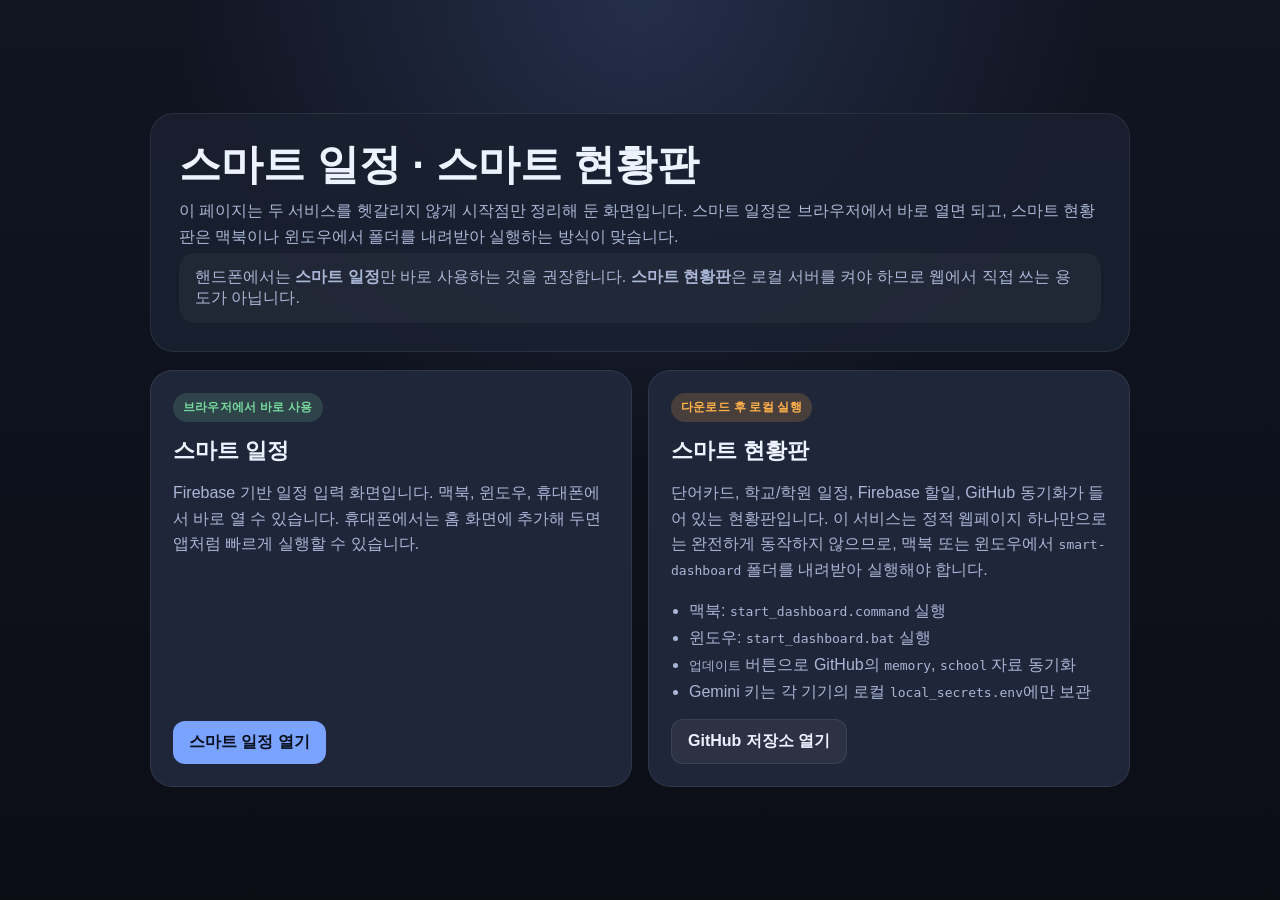
<file: index.html>
<!DOCTYPE html>
<html lang="ko">
<head>
    <meta charset="UTF-8">
    <meta name="viewport" content="width=device-width, initial-scale=1.0">
    <title>스마트 일정 · 스마트 현황판</title>
    <style>
        :root {
            color-scheme: dark;
            --bg: #0f1117;
            --panel: #1a2030;
            --panel-soft: #22293d;
            --text: #edf2ff;
            --sub: #aab6d6;
            --blue: #7aa2ff;
            --amber: #ffb14a;
            --green: #77d89b;
        }

        * { box-sizing: border-box; }
        body {
            margin: 0;
            min-height: 100vh;
            font-family: "Pretendard", "Noto Sans KR", sans-serif;
            background:
                radial-gradient(circle at top, rgba(122, 162, 255, 0.18), transparent 42%),
                linear-gradient(180deg, #111522 0%, #0b0e15 100%);
            color: var(--text);
            display: grid;
            place-items: center;
            padding: 24px;
        }

        main {
            width: min(980px, 100%);
            display: grid;
            gap: 18px;
        }

        .hero {
            background: rgba(26, 32, 48, 0.88);
            border: 1px solid rgba(255, 255, 255, 0.08);
            border-radius: 24px;
            padding: 28px;
        }

        h1 {
            margin: 0 0 10px;
            font-size: clamp(28px, 5vw, 42px);
            line-height: 1.1;
        }

        p {
            margin: 0;
            color: var(--sub);
            line-height: 1.6;
        }

        .grid {
            display: grid;
            grid-template-columns: repeat(auto-fit, minmax(280px, 1fr));
            gap: 16px;
        }

        .card {
            background: rgba(34, 41, 61, 0.92);
            border: 1px solid rgba(255, 255, 255, 0.08);
            border-radius: 22px;
            padding: 22px;
            display: flex;
            flex-direction: column;
            align-items: flex-start;
            gap: 14px;
        }

        .card h2 {
            margin: 0;
            font-size: 22px;
        }

        .badge {
            display: inline-flex;
            align-items: center;
            justify-content: center;
            width: auto;
            max-width: max-content;
            padding: 6px 10px;
            border-radius: 999px;
            font-size: 12px;
            font-weight: 700;
            letter-spacing: 0.02em;
            white-space: nowrap;
            align-self: flex-start;
        }

        .badge-blue { background: rgba(122, 162, 255, 0.18); color: var(--blue); }
        .badge-amber { background: rgba(255, 177, 74, 0.18); color: var(--amber); }
        .badge-green { background: rgba(119, 216, 155, 0.16); color: var(--green); }

        .actions {
            display: flex;
            gap: 10px;
            flex-wrap: wrap;
            align-items: flex-start;
            margin-top: auto;
        }

        .button {
            display: inline-flex;
            align-items: center;
            justify-content: center;
            padding: 11px 16px;
            border-radius: 12px;
            text-decoration: none;
            font-weight: 700;
        }

        .button-primary {
            background: var(--blue);
            color: #08101f;
        }

        .button-secondary {
            background: rgba(255, 255, 255, 0.06);
            color: var(--text);
            border: 1px solid rgba(255, 255, 255, 0.08);
        }

        ul {
            margin: 0;
            padding-left: 18px;
            color: var(--sub);
            line-height: 1.7;
        }

        .notice {
            margin-top: 4px;
            padding: 14px 16px;
            border-radius: 16px;
            background: rgba(255, 255, 255, 0.04);
            color: var(--sub);
        }
    </style>
</head>
<body>
    <main>
        <section class="hero">
            <h1>스마트 일정 · 스마트 현황판</h1>
            <p>이 페이지는 두 서비스를 헷갈리지 않게 시작점만 정리해 둔 화면입니다. 스마트 일정은 브라우저에서 바로 열면 되고, 스마트 현황판은 맥북이나 윈도우에서 폴더를 내려받아 실행하는 방식이 맞습니다.</p>
            <div class="notice">핸드폰에서는 <strong>스마트 일정</strong>만 바로 사용하는 것을 권장합니다. <strong>스마트 현황판</strong>은 로컬 서버를 켜야 하므로 웹에서 직접 쓰는 용도가 아닙니다.</div>
        </section>

        <section class="grid">
            <article class="card">
                <span class="badge badge-green">브라우저에서 바로 사용</span>
                <h2>스마트 일정</h2>
                <p>Firebase 기반 일정 입력 화면입니다. 맥북, 윈도우, 휴대폰에서 바로 열 수 있습니다. 휴대폰에서는 홈 화면에 추가해 두면 앱처럼 빠르게 실행할 수 있습니다.</p>
                <div class="actions">
                    <a class="button button-primary" href="./smart-schedule/">스마트 일정 열기</a>
                </div>
            </article>

            <article class="card">
                <span class="badge badge-amber">다운로드 후 로컬 실행</span>
                <h2>스마트 현황판</h2>
                <p>단어카드, 학교/학원 일정, Firebase 할일, GitHub 동기화가 들어 있는 현황판입니다. 이 서비스는 정적 웹페이지 하나만으로는 완전하게 동작하지 않으므로, 맥북 또는 윈도우에서 <code>smart-dashboard</code> 폴더를 내려받아 실행해야 합니다.</p>
                <ul>
                    <li>맥북: <code>start_dashboard.command</code> 실행</li>
                    <li>윈도우: <code>start_dashboard.bat</code> 실행</li>
                    <li><code>업데이트</code> 버튼으로 GitHub의 <code>memory</code>, <code>school</code> 자료 동기화</li>
                    <li>Gemini 키는 각 기기의 로컬 <code>local_secrets.env</code>에만 보관</li>
                </ul>
                <div class="actions">
                    <a class="button button-secondary" href="https://github.com/goodasa/goodasa.github.io" target="_blank" rel="noreferrer">GitHub 저장소 열기</a>
                </div>
            </article>
        </section>
    </main>
</body>
</html>
</file>
